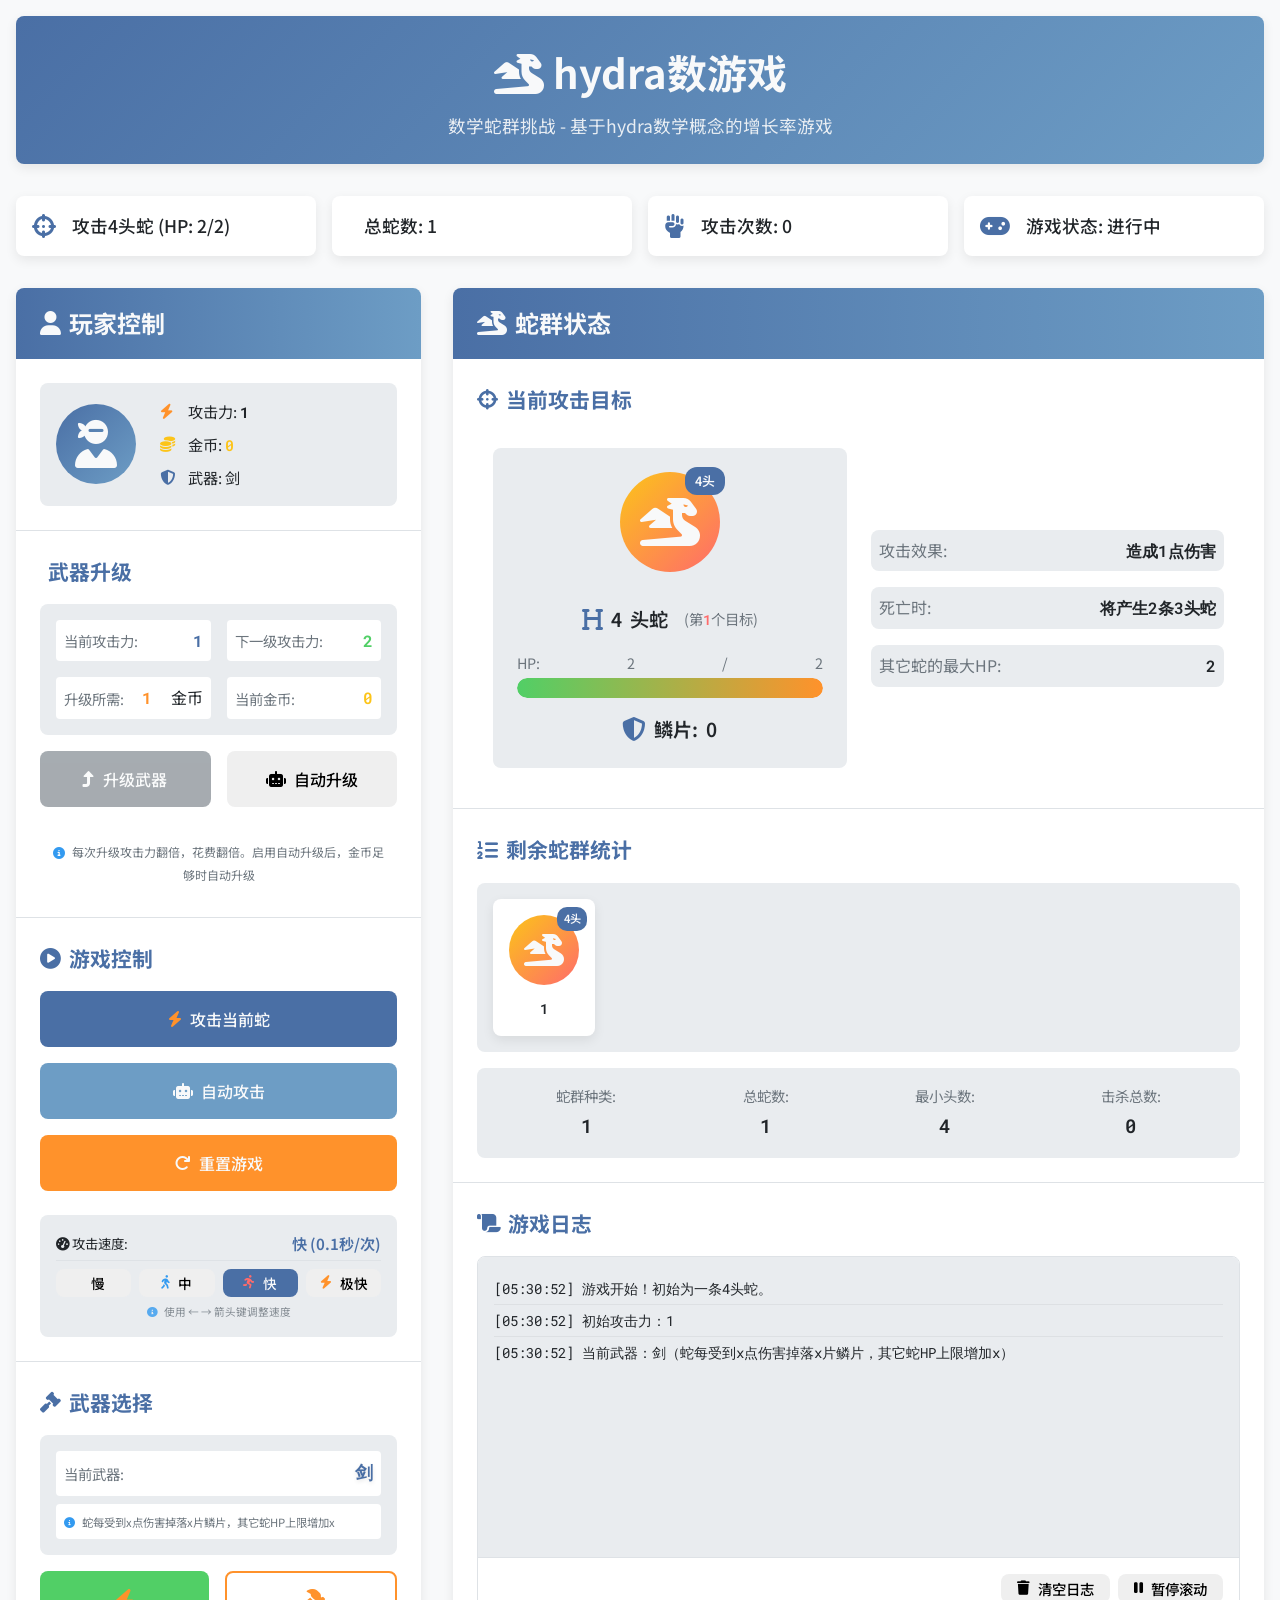
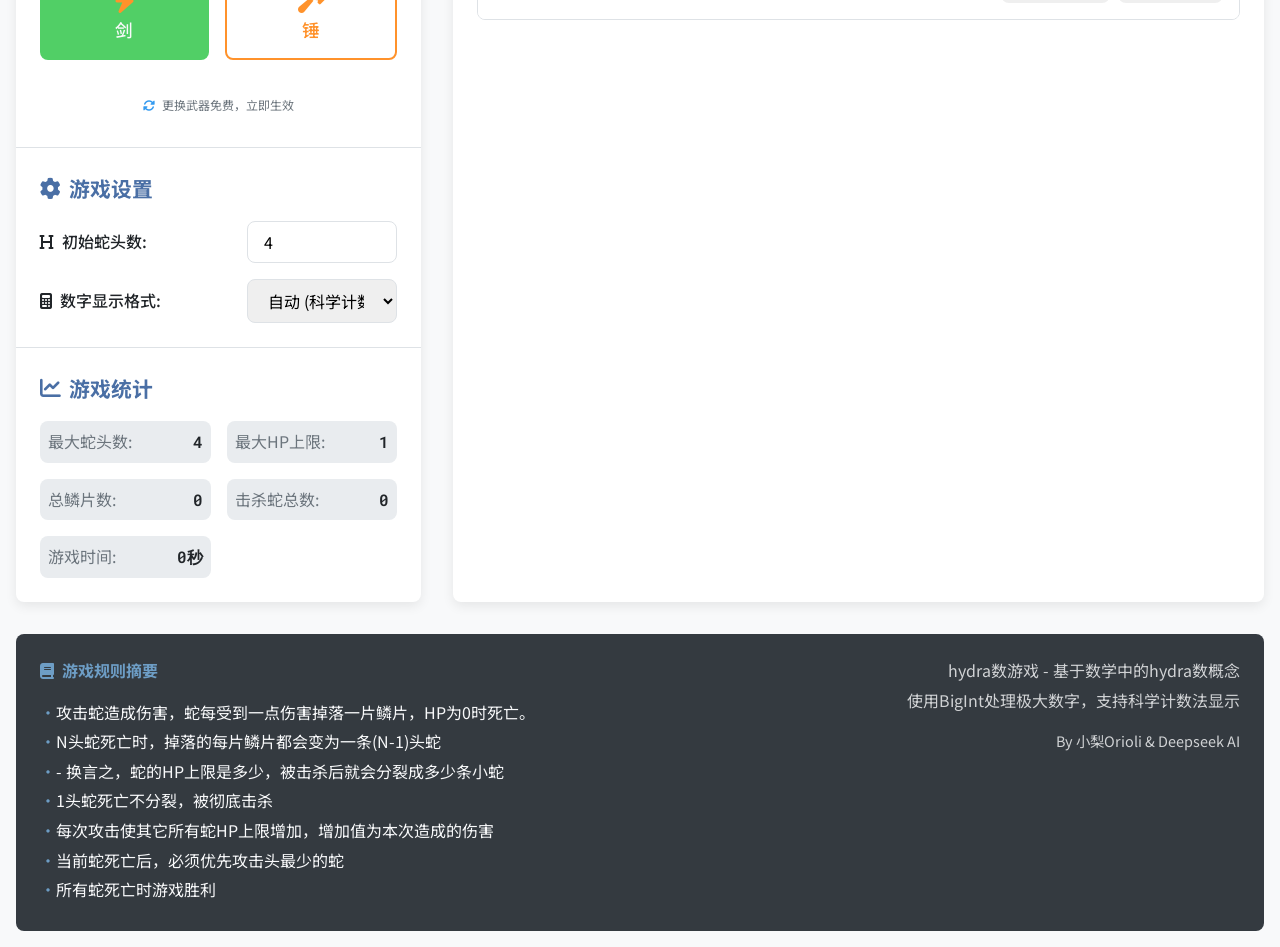
<file: index.html>
<!DOCTYPE html>
<html lang="zh-CN">
<head>
    <meta charset="UTF-8">
    <meta name="viewport" content="width=device-width, initial-scale=1.0">
    <title>hydra数游戏 - 数学蛇群挑战</title>
    <link rel="stylesheet" href="style.css">
    <link rel="stylesheet" href="https://cdnjs.cloudflare.com/ajax/libs/font-awesome/6.4.0/css/all.min.css">
    <link href="https://fonts.googleapis.com/css2?family=Noto+Sans+SC:wght@300;400;500;700&family=Roboto+Mono:wght@300;400;500&display=swap" rel="stylesheet">
</head>
<body>
    <div class="container">
        <header class="header">
            <h1><i class="fas fa-dragon"></i> hydra数游戏</h1>
            <p class="subtitle">数学蛇群挑战 - 基于hydra数学概念的增长率游戏</p>
        </header>

        <div class="game-status">
            <div class="status-item" id="current-snake-status">
                <i class="fas fa-crosshairs"></i>
                <span>准备开始游戏</span>
            </div>
            <div class="status-item" id="total-snakes-status">
                <i class="fas fa-snake"></i>
                <span>总蛇数: 0</span>
            </div>
            <div class="status-item" id="attack-count-status">
                <i class="fas fa-fist-raised"></i>
                <span>攻击次数: 0</span>
            </div>
            <div class="status-item" id="game-state-status">
                <i class="fas fa-gamepad"></i>
                <span>游戏状态: 等待开始</span>
            </div>
        </div>

        <main class="game-container">
            <!-- 左侧玩家控制区 -->
            <section class="player-panel">
                <div class="panel-header">
                    <h2><i class="fas fa-user"></i> 玩家控制</h2>
                </div>
                
                <!-- 玩家形象展示 -->
                <div class="player-visual-section">
                    <div class="player-visual">
                        <div class="player-icon">
                            <i class="fas fa-user-ninja fa-3x"></i>
                        </div>
                        <div class="player-info">
                            <div class="player-status">
                                <i class="fas fa-bolt"></i>
                                <span>攻击力: <span id="player-attack-power">1</span></span>
                            </div>
                            <div class="player-status">
                                <i class="fas fa-coins"></i>
                                <span>金币: <span id="player-gold">0</span></span>
                            </div>
                            <div class="player-status">
                                <i class="fas fa-shield-alt"></i>
                                <span>武器: <span id="player-weapon-display">剑</span></span>
                            </div>
                        </div>
                    </div>
                </div>
                
                <!-- 攻击力升级系统 -->
                <div class="control-section">
                    <h3><i class="fas fa-swords"></i> 武器升级</h3>
                    <div class="upgrade-system">
                        <div class="upgrade-info">
                            <div class="upgrade-item">
                                <span>当前攻击力:</span>
                                <span id="current-attack-power">1</span>
                            </div>
                            <div class="upgrade-item">
                                <span>下一级攻击力:</span>
                                <span id="next-attack-power">2</span>
                            </div>
                            <div class="upgrade-item">
                                <span>升级所需:</span>
                                <span id="upgrade-cost">1</span> 金币
                            </div>
                            <div class="upgrade-item">
                                <span>当前金币:</span>
                                <span id="current-gold">0</span>
                            </div>
                        </div>
                        <div class="upgrade-buttons">
                            <button id="upgrade-btn" class="btn btn-success">
                                <i class="fas fa-level-up-alt"></i> 升级武器
                            </button>
                            <button id="auto-upgrade-btn" class="btn btn-info">
                                <i class="fas fa-robot"></i> 自动升级
                            </button>
                        </div>
                        <div class="upgrade-hint">
                            <small><i class="fas fa-info-circle"></i> 每次升级攻击力翻倍，花费翻倍。启用自动升级后，金币足够时自动升级</small>
                        </div>
                    </div>
                </div>
                
                <div class="control-section">
                    <h3><i class="fas fa-play-circle"></i> 游戏控制</h3>
                    <div class="control-buttons">
                        <button id="attack-btn" class="btn btn-primary">
                            <i class="fas fa-bolt"></i> 攻击当前蛇
                        </button>
                        <button id="auto-attack-btn" class="btn btn-secondary">
                            <i class="fas fa-robot"></i> 自动攻击
                        </button>
                        <button id="reset-btn" class="btn btn-warning">
                            <i class="fas fa-redo"></i> 重置游戏
                        </button>
                    </div>

                    <!-- 自动攻击速度控制 -->
                    <div class="auto-speed-control" style="margin-top: 12px;">
                        <div class="speed-control-header">
                            <small><i class="fas fa-tachometer-alt"></i> 攻击速度:</small>
                            <span id="current-speed-display" class="speed-display">快 (0.1秒/次)</span>
                        </div>
                        <div class="speed-buttons">
                            <button id="speed-slow-btn" class="btn btn-small btn-outline-secondary" data-speed="1000">
                                <i class="fas fa-turtle"></i> 慢
                            </button>
                            <button id="speed-medium-btn" class="btn btn-small btn-outline-secondary" data-speed="500">
                                <i class="fas fa-walking"></i> 中
                            </button>
                            <button id="speed-fast-btn" class="btn btn-small btn-outline-secondary active" data-speed="100">
                                <i class="fas fa-running"></i> 快
                            </button>
                            <button id="speed-veryfast-btn" class="btn btn-small btn-outline-secondary" data-speed="50">
                                <i class="fas fa-bolt"></i> 极快
                            </button>
                        </div>
                        <div class="speed-hint">
                            <small><i class="fas fa-info-circle"></i> 使用 ← → 箭头键调整速度</small>
                        </div>
                    </div>
                </div>

                <!-- 武器选择系统 -->
                <div class="control-section">
                    <h3><i class="fas fa-gavel"></i> 武器选择</h3>
                    <div class="weapon-system">
                        <div class="weapon-info">
                            <div class="weapon-status">
                                <span>当前武器:</span>
                                <span id="current-weapon-display" class="weapon-name">剑</span>
                            </div>
                            <div class="weapon-description">
                                <small><i class="fas fa-info-circle"></i> <span id="weapon-description-display">蛇每受到x点伤害掉落x片鳞片，其它蛇HP上限增加x</span></small>
                            </div>
                        </div>
                        <div class="weapon-buttons">
                            <button id="weapon-sword-btn" class="btn btn-success">
                                <i class="fas fa-bolt"></i> 剑
                            </button>
                            <button id="weapon-hammer-btn" class="btn btn-outline-warning">
                                <i class="fas fa-hammer"></i> 锤
                            </button>
                        </div>
                        <div class="weapon-hint">
                            <small><i class="fas fa-sync-alt"></i> 更换武器免费，立即生效</small>
                        </div>
                    </div>
                </div>

                <div class="control-section">
                    <h3><i class="fas fa-cog"></i> 游戏设置</h3>
                    <div class="settings">
                        <div class="setting-item">
                            <label for="initial-heads">
                                <i class="fas fa-heading"></i> 初始蛇头数:
                            </label>
                            <input type="number" id="initial-heads" min="2" max="10" value="4">
                        </div>
                        <div class="setting-item">
                            <label for="number-format">
                                <i class="fas fa-calculator"></i> 数字显示格式:
                            </label>
                            <select id="number-format">
                                <option value="auto">自动 (科学计数法)</option>
                                <option value="scientific">科学计数法</option>
                                <option value="chinese">中文单位</option>
                                <option value="full">完整数字</option>
                            </select>
                        </div>
                    </div>
                </div>

                <div class="control-section">
                    <h3><i class="fas fa-chart-line"></i> 游戏统计</h3>
                    <div class="stats">
                        <div class="stat-item">
                            <span>最大蛇头数:</span>
                            <span id="max-heads-stat">0</span>
                        </div>
                        <div class="stat-item">
                            <span>最大HP上限:</span>
                            <span id="max-hp-stat">0</span>
                        </div>
                        <div class="stat-item">
                            <span>总鳞片数:</span>
                            <span id="total-scales-stat">0</span>
                        </div>
                        <div class="stat-item">
                            <span>击杀蛇总数:</span>
                            <span id="total-killed-stat">0</span>
                        </div>
                        <div class="stat-item">
                            <span>游戏时间:</span>
                            <span id="game-time-stat">0秒</span>
                        </div>
                    </div>
                </div>
            </section>

            <!-- 右侧蛇群显示区 -->
            <section class="snakes-panel">
                <div class="panel-header">
                    <h2><i class="fas fa-dragon"></i> 蛇群状态</h2>
                </div>
                
                <div class="current-snake-section">
                    <h3><i class="fas fa-crosshairs"></i> 当前攻击目标</h3>
                    <div class="current-snake-display">
                        <div class="snake-visual">
                            <!-- 蛇图标显示 -->
                            <div class="snake-icon-container">
                                <div class="snake-icon" id="current-snake-icon">
                                    <i class="fas fa-dragon fa-3x"></i>
                                </div>
                                <div class="snake-heads-badge" id="snake-heads-badge">
                                    <span id="current-heads-icon">5</span>头
                                </div>
                                <!-- 斩击特效容器 -->
                                <div class="slash-effect-container" id="slash-effect-container"></div>
                            </div>
                            
                            <div class="snake-heads">
                                <i class="fas fa-heading"></i>
                                <span id="current-heads">5</span>头蛇
                                <span class="target-order">(第<span id="current-target-order">1</span>个目标)</span>
                            </div>
                            <div class="snake-hp">
                                <div class="hp-label">
                                    <span>HP:</span>
                                    <span id="current-hp">1</span>/<span id="max-hp">1</span>
                                </div>
                                <div class="hp-bar-container">
                                    <div class="hp-bar" id="hp-bar"></div>
                                </div>
                            </div>
                            <div class="snake-scales">
                                <i class="fas fa-shield-alt"></i>
                                <span>鳞片:</span>
                                <span id="current-scales">0</span>
                            </div>
                        </div>
                        
                            <div class="snake-info">
                                <div class="info-row">
                                    <span>攻击效果:</span>
                                    <span id="attack-effect">造成1点伤害</span>
                                </div>
                                <div class="info-row death-info-row">
                                    <span>死亡时:</span>
                                    <span id="snakes-death-info">不再分裂</span>
                                </div>
                                <div class="info-row">
                                    <span>其它蛇的最大HP:</span>
                                    <span id="other-snakes-max-hp">1</span>
                                </div>
                            </div>
                    </div>
                </div>

                <div class="remaining-snakes-section">
                    <h3><i class="fas fa-list-ol"></i> 剩余蛇群统计</h3>
                    <div class="snakes-icons-container" id="snakes-icons-container">
                        <!-- 动态生成的蛇图标卡片 -->
                        <div class="empty-snakes-message">
                            <i class="fas fa-question-circle fa-2x"></i>
                            <p>暂无蛇群数据</p>
                        </div>
                    </div>
                    <div class="snakes-summary">
                        <div class="summary-item">
                            <span>蛇群种类:</span>
                            <span id="snake-types-count">0</span>
                        </div>
                        <div class="summary-item">
                            <span>总蛇数:</span>
                            <span id="total-snakes-count">0</span>
                        </div>
                        <div class="summary-item">
                            <span>最小头数:</span>
                            <span id="min-heads-count">-</span>
                        </div>
                        <div class="summary-item">
                            <span>击杀总数:</span>
                            <span id="total-killed-summary">0</span>
                        </div>
                    </div>
                </div>

                <div class="game-log-section">
                    <h3><i class="fas fa-scroll"></i> 游戏日志</h3>
                    <div class="log-container">
                        <div class="log-entries" id="game-log">
                            <div class="log-entry">欢迎来到Hydra数游戏！点击"攻击当前蛇"开始游戏。</div>
                        </div>
                        <div class="log-controls">
                            <button id="clear-log-btn" class="btn btn-small">
                                <i class="fas fa-trash"></i> 清空日志
                            </button>
                            <button id="pause-log-btn" class="btn btn-small">
                                <i class="fas fa-pause"></i> 暂停滚动
                            </button>
                        </div>
                    </div>
                </div>
            </section>
        </main>

        <footer class="footer">
            <div class="footer-content">
                <div class="game-rules">
                    <h4><i class="fas fa-book"></i> 游戏规则摘要</h4>
                    <ul>
                        <li>攻击蛇造成伤害，蛇每受到一点伤害掉落一片鳞片，HP为0时死亡。</li>
                        <li>N头蛇死亡时，掉落的每片鳞片都会变为一条(N-1)头蛇</li>
                        <li>- 换言之，蛇的HP上限是多少，被击杀后就会分裂成多少条小蛇</li>
                        <li>1头蛇死亡不分裂，被彻底击杀</li>
                        <li>每次攻击使其它所有蛇HP上限增加，增加值为本次造成的伤害</li>
                        <li>当前蛇死亡后，必须优先攻击头最少的蛇</li>
                        <li>所有蛇死亡时游戏胜利</li>
                    </ul>
                </div>
                <div class="footer-info">
                    <p>hydra数游戏 - 基于数学中的hydra数概念</p>
                    <p>使用BigInt处理极大数字，支持科学计数法显示</p>
                    <p class="copyright">By 小梨Orioli & Deepseek AI</p>
                </div>
            </div>
        </footer>
    </div>

    <!-- JavaScript模块 -->
    <script src="ExpantaNum.js"></script>
    <script src="gameState.js" type="module"></script>
    <script src="uiManager.js" type="module"></script>
    <script src="script.js" type="module"></script>
</body>
</html>
</file>
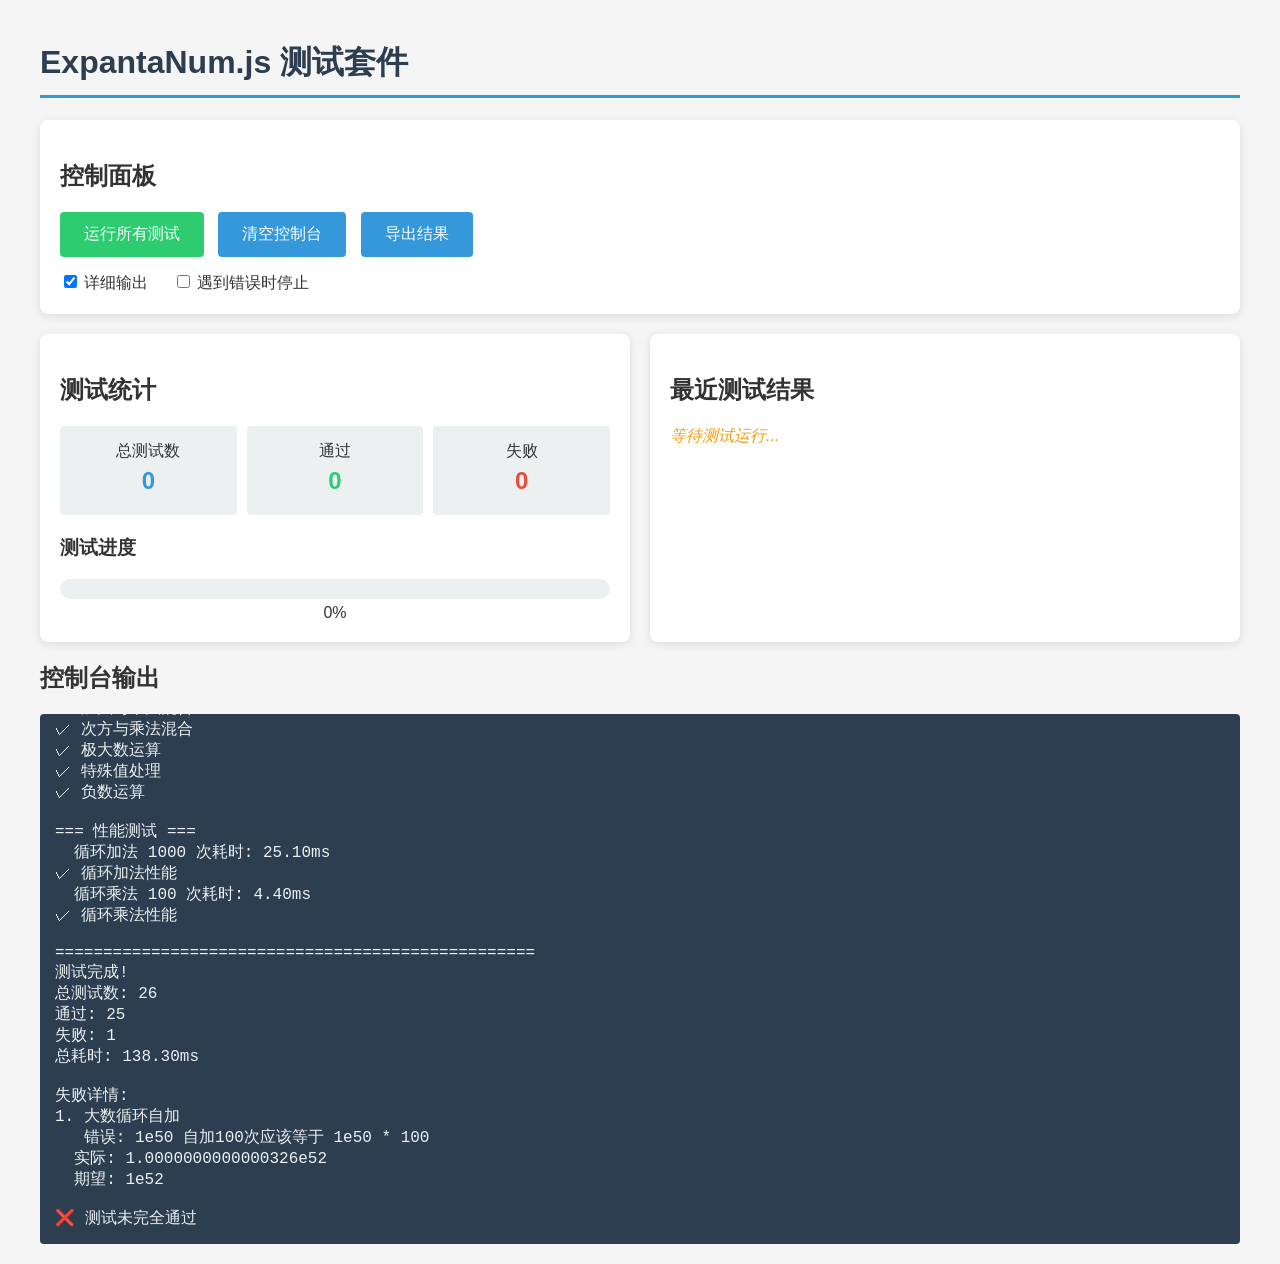
<file: test.html>
<!DOCTYPE html>
<html lang="zh-CN">
<head>
    <meta charset="UTF-8">
    <meta name="viewport" content="width=device-width, initial-scale=1.0">
    <title>ExpantaNum.js 测试</title>
    <style>
        body {
            font-family: 'Segoe UI', Tahoma, Geneva, Verdana, sans-serif;
            max-width: 1200px;
            margin: 0 auto;
            padding: 20px;
            background-color: #f5f5f5;
            color: #333;
        }
        
        h1 {
            color: #2c3e50;
            border-bottom: 3px solid #3498db;
            padding-bottom: 10px;
        }
        
        .container {
            display: grid;
            grid-template-columns: 1fr 1fr;
            gap: 20px;
            margin-top: 20px;
        }
        
        .test-section {
            background: white;
            border-radius: 8px;
            padding: 20px;
            box-shadow: 0 2px 10px rgba(0,0,0,0.1);
        }
        
        .controls {
            grid-column: 1 / -1;
            background: white;
            border-radius: 8px;
            padding: 20px;
            margin-bottom: 20px;
            box-shadow: 0 2px 10px rgba(0,0,0,0.1);
        }
        
        button {
            background-color: #3498db;
            color: white;
            border: none;
            padding: 12px 24px;
            border-radius: 4px;
            cursor: pointer;
            font-size: 16px;
            margin-right: 10px;
            transition: background-color 0.3s;
        }
        
        button:hover {
            background-color: #2980b9;
        }
        
        button:disabled {
            background-color: #95a5a6;
            cursor: not-allowed;
        }
        
        #runTests {
            background-color: #2ecc71;
        }
        
        #runTests:hover {
            background-color: #27ae60;
        }
        
        #console {
            background-color: #2c3e50;
            color: #ecf0f1;
            padding: 15px;
            border-radius: 4px;
            font-family: 'Courier New', monospace;
            height: 500px;
            overflow-y: auto;
            white-space: pre-wrap;
            margin-top: 20px;
        }
        
        .stats {
            display: grid;
            grid-template-columns: repeat(3, 1fr);
            gap: 10px;
            margin-top: 20px;
        }
        
        .stat-box {
            background: #ecf0f1;
            padding: 15px;
            border-radius: 4px;
            text-align: center;
        }
        
        .stat-value {
            font-size: 24px;
            font-weight: bold;
            margin: 5px 0;
        }
        
        .passed { color: #2ecc71; }
        .failed { color: #e74c3c; }
        .total { color: #3498db; }
        
        .test-list {
            max-height: 400px;
            overflow-y: auto;
        }
        
        .test-item {
            padding: 8px;
            margin: 5px 0;
            border-radius: 4px;
            background: #f8f9fa;
        }
        
        .test-item.passed {
            border-left: 4px solid #2ecc71;
        }
        
        .test-item.failed {
            border-left: 4px solid #e74c3c;
        }
        
        .loading {
            color: #f39c12;
            font-style: italic;
        }
    </style>
</head>
<body>
    <h1>ExpantaNum.js 测试套件</h1>
    
    <div class="controls">
        <h2>控制面板</h2>
        <button id="runTests">运行所有测试</button>
        <button id="clearConsole">清空控制台</button>
        <button id="exportResults">导出结果</button>
        
        <div style="margin-top: 15px;">
            <label>
                <input type="checkbox" id="verboseOutput" checked>
                详细输出
            </label>
            <label style="margin-left: 20px;">
                <input type="checkbox" id="stopOnError">
                遇到错误时停止
            </label>
        </div>
    </div>
    
    <div class="container">
        <div class="test-section">
            <h2>测试统计</h2>
            <div class="stats">
                <div class="stat-box">
                    <div>总测试数</div>
                    <div class="stat-value total" id="totalTests">0</div>
                </div>
                <div class="stat-box">
                    <div>通过</div>
                    <div class="stat-value passed" id="passedTests">0</div>
                </div>
                <div class="stat-box">
                    <div>失败</div>
                    <div class="stat-value failed" id="failedTests">0</div>
                </div>
            </div>
            
            <div style="margin-top: 20px;">
                <h3>测试进度</h3>
                <div id="progressBar" style="height: 20px; background: #ecf0f1; border-radius: 10px; overflow: hidden;">
                    <div id="progressFill" style="height: 100%; width: 0%; background: #2ecc71; transition: width 0.3s;"></div>
                </div>
                <div id="progressText" style="text-align: center; margin-top: 5px;">0%</div>
            </div>
        </div>
        
        <div class="test-section">
            <h2>最近测试结果</h2>
            <div id="testList" class="test-list">
                <div class="loading">等待测试运行...</div>
            </div>
        </div>
    </div>
    
    <h2>控制台输出</h2>
    <div id="console"></div>
    
    <script src="ExpantaNum.js"></script>
    <script src="test_ExpantaNum.js"></script>
    <script>
        // 重写 console.log 和 console.error 以捕获输出
        const originalLog = console.log;
        const originalError = console.error;
        const consoleOutput = document.getElementById('console');
        
        function captureConsole(method, element) {
            return function(...args) {
                method.apply(console, args);
                const message = args.map(arg => 
                    typeof arg === 'object' ? JSON.stringify(arg, null, 2) : String(arg)
                ).join(' ');
                element.textContent += message + '\n';
                element.scrollTop = element.scrollHeight;
            };
        }
        
        console.log = captureConsole(originalLog, consoleOutput);
        console.error = captureConsole(originalError, consoleOutput);
        
        // 更新统计信息
        function updateStats() {
            document.getElementById('totalTests').textContent = window.testStats?.total || 0;
            document.getElementById('passedTests').textContent = window.testStats?.passed || 0;
            document.getElementById('failedTests').textContent = window.testStats?.failed || 0;
            
            const total = window.testStats?.total || 1;
            const passed = window.testStats?.passed || 0;
            const progress = (passed / total) * 100;
            
            document.getElementById('progressFill').style.width = `${progress}%`;
            document.getElementById('progressText').textContent = `${Math.round(progress)}%`;
            
            // 更新测试列表
            const testList = document.getElementById('testList');
            if (window.testStats?.errors && window.testStats.errors.length > 0) {
                testList.innerHTML = '';
                window.testStats.errors.forEach((error, index) => {
                    const div = document.createElement('div');
                    div.className = 'test-item failed';
                    div.innerHTML = `
                        <strong>${error.description}</strong><br>
                        <small>${error.error}</small>
                    `;
                    testList.appendChild(div);
                });
            }
        }
        
        // 设置事件监听器
        document.getElementById('runTests').addEventListener('click', () => {
            consoleOutput.textContent = '';
            console.log('开始运行测试...\n' + '='.repeat(50));
            
            // 更新配置
            window.TEST_CONFIG.verbose = document.getElementById('verboseOutput').checked;
            window.TEST_CONFIG.stopOnError = document.getElementById('stopOnError').checked;
            
            // 重置统计
            window.testStats = {
                total: 0,
                passed: 0,
                failed: 0,
                errors: []
            };
            
            // 运行测试
            setTimeout(() => {
                try {
                    window.runAllTests();
                } catch (error) {
                    console.error('测试运行出错:', error);
                }
                
                // 更新统计信息
                setTimeout(updateStats, 100);
            }, 100);
        });
        
        document.getElementById('clearConsole').addEventListener('click', () => {
            consoleOutput.textContent = '';
        });
        
        document.getElementById('exportResults').addEventListener('click', () => {
            const results = {
                timestamp: new Date().toISOString(),
                stats: window.testStats,
                config: window.TEST_CONFIG
            };
            
            const blob = new Blob([JSON.stringify(results, null, 2)], { type: 'application/json' });
            const url = URL.createObjectURL(blob);
            const a = document.createElement('a');
            a.href = url;
            a.download = `expantanum-test-results-${new Date().toISOString().slice(0, 19).replace(/:/g, '-')}.json`;
            document.body.appendChild(a);
            a.click();
            document.body.removeChild(a);
            URL.revokeObjectURL(url);
            
            console.log('测试结果已导出');
        });
        
        // 初始更新
        updateStats();
        
        // 自动运行测试（可选）
        // setTimeout(() => {
        //     document.getElementById('runTests').click();
        // }, 1000);
    </script>
</body>
</html>
</file>
<file: style.css>
/* Hydra数游戏 - 样式文件 */
:root {
    /* 颜色变量 */
    --primary-color: #4a6fa5;
    --primary-dark: #385d8a;
    --secondary-color: #6d9dc5;
    --accent-color: #ff6b6b;
    --success-color: #51cf66;
    --warning-color: #ff922b;
    --danger-color: #ff6b6b;
    --info-color: #339af0;
    
    /* 背景颜色 */
    --bg-primary: #f8f9fa;
    --bg-secondary: #e9ecef;
    --bg-card: #ffffff;
    --bg-dark: #343a40;
    
    /* 文字颜色 */
    --text-primary: #212529;
    --text-secondary: #6c757d;
    --text-light: #f8f9fa;
    
    /* 边框和阴影 */
    --border-color: #dee2e6;
    --border-radius: 8px;
    --box-shadow: 0 4px 12px rgba(0, 0, 0, 0.08);
    --box-shadow-hover: 0 6px 16px rgba(0, 0, 0, 0.12);
    
    /* 间距 */
    --spacing-xs: 4px;
    --spacing-sm: 8px;
    --spacing-md: 16px;
    --spacing-lg: 24px;
    --spacing-xl: 32px;
    
    /* 字体 */
    --font-family-sans: 'Noto Sans SC', 'Microsoft YaHei', sans-serif;
    --font-family-mono: 'Roboto Mono', 'Consolas', monospace;
}

/* 基础样式重置 */
* {
    margin: 0;
    padding: 0;
    box-sizing: border-box;
}

body {
    font-family: var(--font-family-sans);
    color: var(--text-primary);
    background-color: var(--bg-primary);
    line-height: 1.6;
    min-height: 100vh;
}

.container {
    max-width: 1400px;
    margin: 0 auto;
    padding: var(--spacing-md);
}

/* 头部样式 */
.header {
    text-align: center;
    margin-bottom: var(--spacing-xl);
    padding: var(--spacing-lg);
    background: linear-gradient(135deg, var(--primary-color), var(--secondary-color));
    color: var(--text-light);
    border-radius: var(--border-radius);
    box-shadow: var(--box-shadow);
}

.header h1 {
    font-size: 2.5rem;
    margin-bottom: var(--spacing-sm);
}

.header .subtitle {
    font-size: 1.1rem;
    opacity: 0.9;
}

/* 游戏状态栏 */
.game-status {
    display: grid;
    grid-template-columns: repeat(auto-fit, minmax(200px, 1fr));
    gap: var(--spacing-md);
    margin-bottom: var(--spacing-xl);
}

.status-item {
    background-color: var(--bg-card);
    padding: var(--spacing-md);
    border-radius: var(--border-radius);
    box-shadow: var(--box-shadow);
    display: flex;
    align-items: center;
    gap: var(--spacing-md);
    transition: transform 0.2s ease;
}

.status-item:hover {
    transform: translateY(-2px);
}

.status-item i {
    font-size: 1.5rem;
    color: var(--primary-color);
}

.status-item span {
    font-size: 1.1rem;
    font-weight: 500;
}

/* 游戏容器布局 */
.game-container {
    display: grid;
    grid-template-columns: 1fr 2fr;
    gap: var(--spacing-xl);
    margin-bottom: var(--spacing-xl);
}

@media (max-width: 1024px) {
    .game-container {
        grid-template-columns: 1fr;
    }
}

/* 面板通用样式 */
.player-panel, .snakes-panel {
    background-color: var(--bg-card);
    border-radius: var(--border-radius);
    box-shadow: var(--box-shadow);
    overflow: hidden;
}

.panel-header {
    background: linear-gradient(to right, var(--primary-color), var(--secondary-color));
    color: var(--text-light);
    padding: var(--spacing-md) var(--spacing-lg);
}

.panel-header h2 {
    font-size: 1.5rem;
    display: flex;
    align-items: center;
    gap: var(--spacing-sm);
}

/* 控制区域样式 */
.control-section {
    padding: var(--spacing-lg);
    border-bottom: 1px solid var(--border-color);
}

.control-section:last-child {
    border-bottom: none;
}

.control-section h3 {
    font-size: 1.3rem;
    margin-bottom: var(--spacing-md);
    color: var(--primary-color);
    display: flex;
    align-items: center;
    gap: var(--spacing-sm);
}

/* 按钮样式 */
.btn {
    padding: var(--spacing-md) var(--spacing-lg);
    border: none;
    border-radius: var(--border-radius);
    font-family: var(--font-family-sans);
    font-size: 1rem;
    font-weight: 500;
    cursor: pointer;
    transition: all 0.2s ease;
    display: inline-flex;
    align-items: center;
    justify-content: center;
    gap: var(--spacing-sm);
}

.btn:hover {
    transform: translateY(-2px);
    box-shadow: var(--box-shadow-hover);
}

.btn:active {
    transform: translateY(0);
}

.btn-primary {
    background-color: var(--primary-color);
    color: var(--text-light);
}

.btn-primary:hover {
    background-color: var(--primary-dark);
}

.btn-secondary {
    background-color: var(--secondary-color);
    color: var(--text-light);
}

.btn-warning {
    background-color: var(--warning-color);
    color: var(--text-light);
}

.btn-small {
    padding: var(--spacing-xs) var(--spacing-md);
    font-size: 0.9rem;
}

.control-buttons {
    display: flex;
    flex-direction: column;
    gap: var(--spacing-md);
    margin-bottom: var(--spacing-lg);
}

/* 设置项样式 */
.settings {
    display: flex;
    flex-direction: column;
    gap: var(--spacing-md);
}

.setting-item {
    display: flex;
    align-items: center;
    justify-content: space-between;
    gap: var(--spacing-md);
}

.setting-item label {
    display: flex;
    align-items: center;
    gap: var(--spacing-sm);
    font-weight: 500;
}

.setting-item input, .setting-item select {
    padding: var(--spacing-sm) var(--spacing-md);
    border: 1px solid var(--border-color);
    border-radius: var(--border-radius);
    font-family: var(--font-family-sans);
    font-size: 1rem;
    width: 150px;
}

.setting-item input:focus, .setting-item select:focus {
    outline: none;
    border-color: var(--primary-color);
    box-shadow: 0 0 0 3px rgba(74, 111, 165, 0.1);
}

/* 统计样式 */
.stats {
    display: grid;
    grid-template-columns: repeat(2, 1fr);
    gap: var(--spacing-md);
}

.stat-item {
    display: flex;
    justify-content: space-between;
    padding: var(--spacing-sm);
    background-color: var(--bg-secondary);
    border-radius: var(--border-radius);
}

.stat-item span:first-child {
    color: var(--text-secondary);
}

.stat-item span:last-child {
    font-weight: 600;
    font-family: var(--font-family-mono);
}

/* 玩家形象展示 */
.player-visual-section {
    padding: var(--spacing-lg);
    border-bottom: 1px solid var(--border-color);
}

.player-visual {
    display: flex;
    align-items: center;
    gap: var(--spacing-lg);
    padding: var(--spacing-md);
    background-color: var(--bg-secondary);
    border-radius: var(--border-radius);
}

.player-icon {
    display: flex;
    align-items: center;
    justify-content: center;
    width: 80px;
    height: 80px;
    background: linear-gradient(135deg, var(--primary-color), var(--secondary-color));
    border-radius: 50%;
    color: var(--text-light);
}

.player-info {
    flex: 1;
    display: flex;
    flex-direction: column;
    gap: var(--spacing-sm);
}

.player-status {
    display: flex;
    align-items: center;
    gap: var(--spacing-sm);
    font-size: 0.95rem;
}

.player-status i {
    color: var(--primary-color);
    width: 20px;
}

/* 当前蛇显示 */
.current-snake-display {
    display: grid;
    grid-template-columns: 1fr 1fr;
    gap: var(--spacing-lg);
    padding: var(--spacing-md);
}

@media (max-width: 768px) {
    .current-snake-display {
        grid-template-columns: 1fr;
    }
}

.snake-visual {
    display: flex;
    flex-direction: column;
    gap: var(--spacing-md);
    padding: var(--spacing-lg);
    background-color: var(--bg-secondary);
    border-radius: var(--border-radius);
    align-items: center;
}

/* 蛇图标容器 */
.snake-icon-container {
    position: relative;
    margin-bottom: var(--spacing-md);
}

.snake-icon {
    display: flex;
    align-items: center;
    justify-content: center;
    width: 100px;
    height: 100px;
    background: linear-gradient(135deg, #ff6b6b, #ff922b);
    border-radius: 50%;
    color: var(--text-light);
    transition: all 0.3s ease;
}

.snake-heads-badge {
    position: absolute;
    top: -5px;
    right: -5px;
    background-color: var(--primary-color);
    color: var(--text-light);
    padding: 4px 8px;
    border-radius: 12px;
    font-size: 0.8rem;
    font-weight: 600;
    min-width: 40px;
    text-align: center;
}

.snake-heads, .snake-scales {
    display: flex;
    align-items: center;
    gap: var(--spacing-sm);
    font-size: 1.2rem;
    font-weight: 600;
}

.snake-heads i, .snake-scales i {
    color: var(--primary-color);
    font-size: 1.5rem;
}

.target-order {
    font-size: 0.9rem;
    color: var(--text-secondary);
    margin-left: var(--spacing-sm);
    font-weight: normal;
}

.target-order #current-target-order {
    font-family: var(--font-family-mono);
    font-weight: 600;
    color: var(--accent-color);
}

.snake-hp {
    width: 100%;
}

.hp-label {
    display: flex;
    justify-content: space-between;
    margin-bottom: var(--spacing-xs);
    font-size: 0.9rem;
    color: var(--text-secondary);
}

.hp-bar-container {
    height: 20px;
    background-color: #e9ecef;
    border-radius: 10px;
    overflow: hidden;
}

.hp-bar {
    height: 100%;
    background: linear-gradient(to right, var(--success-color), var(--warning-color));
    border-radius: 10px;
    transition: width 0.3s ease;
}

.snake-info {
    display: flex;
    flex-direction: column;
    justify-content: center;
    gap: var(--spacing-md);
}

.info-row {
    display: flex;
    justify-content: space-between;
    padding: var(--spacing-sm);
    background-color: var(--bg-secondary);
    border-radius: var(--border-radius);
}

.info-row span:first-child {
    color: var(--text-secondary);
}

.info-row span:last-child {
    font-weight: 600;
    font-family: var(--font-family-mono);
}

/* 蛇群表格 */
.snakes-table-container {
    overflow-x: auto;
    margin-bottom: var(--spacing-md);
}

.snakes-table {
    width: 100%;
    border-collapse: collapse;
    font-family: var(--font-family-mono);
}

.snakes-table th {
    background-color: var(--bg-secondary);
    padding: var(--spacing-md);
    text-align: left;
    font-weight: 600;
    color: var(--text-primary);
    border-bottom: 2px solid var(--border-color);
}

.snakes-table td {
    padding: var(--spacing-md);
    border-bottom: 1px solid var(--border-color);
}

.snakes-table tr:hover {
    background-color: var(--bg-secondary);
}

.snakes-table .empty-row {
    text-align: center;
    color: var(--text-secondary);
    font-style: italic;
}

.snakes-summary {
    display: flex;
    justify-content: space-around;
    padding: var(--spacing-md);
    background-color: var(--bg-secondary);
    border-radius: var(--border-radius);
}

.summary-item {
    display: flex;
    flex-direction: column;
    align-items: center;
    gap: var(--spacing-xs);
}

.summary-item span:first-child {
    color: var(--text-secondary);
    font-size: 0.9rem;
}

.summary-item span:last-child {
    font-weight: 600;
    font-size: 1.2rem;
    font-family: var(--font-family-mono);
}

/* 游戏日志 */
.log-container {
    border: 1px solid var(--border-color);
    border-radius: var(--border-radius);
    overflow: hidden;
}

/* 蛇群状态内部区域 */
.snakes-panel .current-snake-section,
.snakes-panel .remaining-snakes-section,
.snakes-panel .game-log-section {
    padding: var(--spacing-lg);
    border-bottom: 1px solid var(--border-color);
}

.snakes-panel .game-log-section {
    border-bottom: none; /* 最后一个区域不需要底部边框 */
}

/* 蛇群状态标题 */
.snakes-panel .current-snake-section h3,
.snakes-panel .remaining-snakes-section h3,
.snakes-panel .game-log-section h3 {
    font-size: 1.3rem;
    margin-bottom: var(--spacing-md);
    color: var(--primary-color);
    display: flex;
    align-items: center;
    gap: var(--spacing-sm);
}

.log-entries {
    height: 300px;
    overflow-y: auto;
    padding: var(--spacing-md);
    background-color: var(--bg-secondary);
    font-family: var(--font-family-mono);
    font-size: 0.9rem;
}

.log-entry {
    padding: var(--spacing-xs) 0;
    border-bottom: 1px solid rgba(0, 0, 0, 0.05);
}

.log-entry:last-child {
    border-bottom: none;
}

.log-controls {
    display: flex;
    justify-content: flex-end;
    gap: var(--spacing-sm);
    padding: var(--spacing-md);
    background-color: var(--bg-card);
    border-top: 1px solid var(--border-color);
}

/* 页脚样式 */
.footer {
    margin-top: var(--spacing-xl);
    padding: var(--spacing-lg);
    background-color: var(--bg-dark);
    color: var(--text-light);
    border-radius: var(--border-radius);
}

.footer-content {
    display: grid;
    grid-template-columns: 1fr 1fr;
    gap: var(--spacing-xl);
}

@media (max-width: 768px) {
    .footer-content {
        grid-template-columns: 1fr;
    }
}

.game-rules h4 {
    margin-bottom: var(--spacing-md);
    color: var(--secondary-color);
    display: flex;
    align-items: center;
    gap: var(--spacing-sm);
}

.game-rules ul {
    list-style-type: none;
}

.game-rules li {
    margin-bottom: var(--spacing-xs);
    padding-left: var(--spacing-md);
    position: relative;
}

.game-rules li:before {
    content: "•";
    color: var(--secondary-color);
    position: absolute;
    left: 0;
}

.footer-info {
    text-align: right;
}

@media (max-width: 768px) {
    .footer-info {
        text-align: left;
    }
}

.footer-info p {
    margin-bottom: var(--spacing-xs);
    opacity: 0.8;
}

.copyright {
    margin-top: var(--spacing-md);
    font-size: 0.9rem;
    opacity: 0.6;
}

.info-item ul {
    list-style-type: none;
    margin-top: var(--spacing-sm);
}

.info-item li {
    margin-bottom: var(--spacing-xs);
    padding-left: var(--spacing-md);
    position: relative;
}

.info-item li:before {
    content: "→";
    color: var(--primary-color);
    position: absolute;
    left: 0;
}

/* 工具类 */
.text-mono {
    font-family: var(--font-family-mono);
}

.text-success {
    color: var(--success-color);
}

.text-warning {
    color: var(--warning-color);
}

.text-danger {
    color: var(--danger-color);
}

.text-info {
    color: var(--info-color);
}

/* 动画 */
@keyframes pulse {
    0% { transform: scale(1); }
    50% { transform: scale(1.05); }
    100% { transform: scale(1); }
}

.pulse {
    animation: pulse 0.5s ease;
}

@keyframes fadeIn {
    from { opacity: 0; transform: translateY(10px); }
    to { opacity: 1; transform: translateY(0); }
}

.fade-in {
    animation: fadeIn 0.3s ease;
}

/* 斩击特效 */
@keyframes slash {
    0% {
        opacity: 0;
        transform: translateX(-40px) translateY(-40px) rotate(-45deg) scale(0.3);
    }
    20% {
        opacity: 1;
        transform: translateX(-20px) translateY(-20px) rotate(-45deg) scale(1);
    }
    80% {
        opacity: 1;
        transform: translateX(0px) translateY(0px) rotate(-45deg) scale(1);
    }
    100% {
        opacity: 0;
        transform: translateX(20px) translateY(20px) rotate(-45deg) scale(0.3);
    }
}

.slash-effect-container {
    position: absolute;
    top: 0;
    left: 0;
    width: 100%;
    height: 100%;
    pointer-events: none;
    z-index: 10;
    overflow: hidden;
    border-radius: 50%;
}

.slash-effect {
    position: absolute;
    top: 50%;
    left: 50%;
    width: 120px;
    height: 20px;
    background: linear-gradient(90deg, 
        rgba(255, 255, 255, 0) 0%, 
        rgba(255, 255, 255, 0.9) 20%, 
        rgba(255, 215, 0, 0.9) 50%, 
        rgba(255, 255, 255, 0.9) 80%, 
        rgba(255, 255, 255, 0) 100%);
    border-radius: 10px;
    transform-origin: center;
    filter: drop-shadow(0 0 8px rgba(255, 215, 0, 0.8));
    animation: slash 0.3s ease-out forwards;
    z-index: 11;
}

/* 蛇群图标卡片布局 */
.snakes-icons-container {
    display: flex;
    flex-wrap: wrap;
    gap: var(--spacing-md);
    padding: var(--spacing-md);
    background-color: var(--bg-secondary);
    border-radius: var(--border-radius);
    min-height: 120px;
    max-height: 300px;
    overflow-y: auto;
    margin-bottom: var(--spacing-md);
}

.snake-icon-card {
    display: flex;
    flex-direction: column;
    align-items: center;
    padding: var(--spacing-md);
    background-color: var(--bg-card);
    border-radius: var(--border-radius);
    box-shadow: var(--box-shadow);
    transition: all 0.2s ease;
    min-width: 100px;
    position: relative;
}

.snake-icon-card:hover {
    transform: translateY(-2px);
    box-shadow: var(--box-shadow-hover);
}

.snake-icon-card .snake-icon-container {
    position: relative;
    margin-bottom: var(--spacing-sm);
}

.snake-icon-card .snake-icon {
    display: flex;
    align-items: center;
    justify-content: center;
    width: 70px;
    height: 70px;
    border-radius: 50%;
    color: var(--text-light);
    transition: all 0.3s ease;
}

.snake-icon-card .snake-heads-badge {
    position: absolute;
    top: -8px;
    right: -8px;
    background-color: var(--primary-color);
    color: var(--text-light);
    padding: 3px 6px;
    border-radius: 10px;
    font-size: 0.7rem;
    font-weight: 600;
    min-width: 30px;
    text-align: center;
    z-index: 1;
}

.snake-icon-card .snake-count {
    font-family: var(--font-family-mono);
    font-size: 0.9rem;
    font-weight: 600;
    color: var(--text-primary);
    text-align: center;
    margin-top: var(--spacing-xs);
}

/* 空状态消息 */
.empty-snakes-message {
    display: flex;
    flex-direction: column;
    align-items: center;
    justify-content: center;
    width: 100%;
    padding: var(--spacing-lg);
    color: var(--text-secondary);
    text-align: center;
}

.empty-snakes-message i {
    margin-bottom: var(--spacing-sm);
    color: var(--text-secondary);
    opacity: 0.5;
}

.empty-snakes-message p {
    font-style: italic;
}

/* 响应式调整 */
@media (max-width: 768px) {
    .snakes-icons-container {
        max-height: 250px;
    }
    
    .snake-icon-card {
        min-width: 80px;
        padding: var(--spacing-sm);
    }
    
    .snake-icon-card .snake-icon {
        width: 60px;
        height: 60px;
    }
}

/* 蛇图标颜色根据头数变化 */
.snake-icon-card[data-heads="1"] .snake-icon {
    background: linear-gradient(135deg, #51cf66, #339af0);
}

.snake-icon-card[data-heads="2"] .snake-icon {
    background: linear-gradient(135deg, #ff6b6b, #ff922b);
}

.snake-icon-card[data-heads="3"] .snake-icon {
    background: linear-gradient(135deg, #ff922b, #fcc419);
}

.snake-icon-card[data-heads="4"] .snake-icon,
.snake-icon-card[data-heads="5"] .snake-icon {
    background: linear-gradient(135deg, #fcc419, #ff6b6b);
}

.snake-icon-card[data-heads="6"] .snake-icon,
.snake-icon-card[data-heads="7"] .snake-icon,
.snake-icon-card[data-heads="8"] .snake-icon,
.snake-icon-card[data-heads="9"] .snake-icon,
.snake-icon-card[data-heads="10"] .snake-icon {
    background: linear-gradient(135deg, #ff6b6b, #cc5de8);
}

.snake-icon-card[data-heads="11"] .snake-icon,
.snake-icon-card[data-heads="12"] .snake-icon,
.snake-icon-card[data-heads="13"] .snake-icon,
.snake-icon-card[data-heads="14"] .snake-icon,
.snake-icon-card[data-heads="15"] .snake-icon,
.snake-icon-card[data-heads="16"] .snake-icon,
.snake-icon-card[data-heads="17"] .snake-icon,
.snake-icon-card[data-heads="18"] .snake-icon,
.snake-icon-card[data-heads="19"] .snake-icon,
.snake-icon-card[data-heads="20"] .snake-icon {
    background: linear-gradient(135deg, #cc5de8, #5c7cfa);
}

.snake-icon-card[data-heads="21"] .snake-icon,
.snake-icon-card[data-heads="22"] .snake-icon,
.snake-icon-card[data-heads="23"] .snake-icon,
.snake-icon-card[data-heads="24"] .snake-icon,
.snake-icon-card[data-heads="25"] .snake-icon,
.snake-icon-card[data-heads="26"] .snake-icon,
.snake-icon-card[data-heads="27"] .snake-icon,
.snake-icon-card[data-heads="28"] .snake-icon,
.snake-icon-card[data-heads="29"] .snake-icon,
.snake-icon-card[data-heads="30"] .snake-icon {
    background: linear-gradient(135deg, #5c7cfa, #339af0);
}

/* 攻击力升级系统样式 */
.upgrade-system {
    display: flex;
    flex-direction: column;
    gap: var(--spacing-md);
}

.upgrade-info {
    display: grid;
    grid-template-columns: repeat(2, 1fr);
    gap: var(--spacing-md);
    padding: var(--spacing-md);
    background-color: var(--bg-secondary);
    border-radius: var(--border-radius);
}

.upgrade-item {
    display: flex;
    justify-content: space-between;
    align-items: center;
    padding: var(--spacing-sm);
    background-color: var(--bg-card);
    border-radius: calc(var(--border-radius) / 2);
}

.upgrade-item span:first-child {
    color: var(--text-secondary);
    font-size: 0.9rem;
}

.upgrade-item span:last-child {
    font-weight: 600;
    font-family: var(--font-family-mono);
    color: var(--primary-color);
}

.btn-success {
    background-color: var(--success-color);
    color: var(--text-light);
}

.btn-success:hover {
    background-color: #40c057;
}

.btn-disabled {
    background-color: var(--text-secondary);
    color: var(--text-light);
    cursor: not-allowed;
    opacity: 0.6;
}

.btn-disabled:hover {
    transform: none;
    box-shadow: none;
    background-color: var(--text-secondary);
}

.upgrade-buttons {
    display: flex;
    gap: var(--spacing-md);
    margin-bottom: var(--spacing-sm);
}

.upgrade-buttons .btn {
    flex: 1;
    padding: var(--spacing-md);
}

.upgrade-hint {
    text-align: center;
    color: var(--text-secondary);
    font-size: 0.9rem;
    padding: var(--spacing-sm);
}

.upgrade-hint i {
    color: var(--info-color);
    margin-right: var(--spacing-xs);
}

/* 金币显示样式 */
.player-status .fa-coins {
    color: #fcc419;
}

/* 攻击力显示样式 */
.player-status .fa-bolt {
    color: var(--warning-color);
}

/* 武器系统样式 */
.weapon-system {
    display: flex;
    flex-direction: column;
    gap: var(--spacing-md);
}

.weapon-info {
    display: flex;
    flex-direction: column;
    gap: var(--spacing-sm);
    padding: var(--spacing-md);
    background-color: var(--bg-secondary);
    border-radius: var(--border-radius);
}

.weapon-status {
    display: flex;
    justify-content: space-between;
    align-items: center;
    padding: var(--spacing-sm);
    background-color: var(--bg-card);
    border-radius: calc(var(--border-radius) / 2);
}

.weapon-status span:first-child {
    color: var(--text-secondary);
    font-size: 0.9rem;
}

.weapon-status span:last-child {
    font-weight: 600;
    font-family: var(--font-family-mono);
    color: var(--primary-color);
    font-size: 1.1rem;
}

.weapon-description {
    padding: var(--spacing-sm);
    background-color: var(--bg-card);
    border-radius: calc(var(--border-radius) / 2);
    color: var(--text-secondary);
    font-size: 0.85rem;
    line-height: 1.4;
}

.weapon-description i {
    color: var(--info-color);
    margin-right: var(--spacing-xs);
}

.weapon-buttons {
    display: flex;
    gap: var(--spacing-md);
    margin-bottom: var(--spacing-sm);
}

.weapon-buttons .btn {
    flex: 1;
    padding: var(--spacing-md);
    display: flex;
    flex-direction: column;
    align-items: center;
    gap: var(--spacing-xs);
    font-size: 1.1rem;
}

.weapon-buttons .btn i {
    font-size: 1.5rem;
}

.weapon-hint {
    text-align: center;
    color: var(--text-secondary);
    font-size: 0.9rem;
    padding: var(--spacing-sm);
}

.weapon-hint i {
    color: var(--info-color);
    margin-right: var(--spacing-xs);
}

/* 按钮轮廓样式 */
.btn-outline-success {
    background-color: transparent;
    border: 2px solid var(--success-color);
    color: var(--success-color);
}

.btn-outline-success:hover {
    background-color: var(--success-color);
    color: var(--text-light);
}

.btn-outline-warning {
    background-color: transparent;
    border: 2px solid var(--warning-color);
    color: var(--warning-color);
}

.btn-outline-warning:hover {
    background-color: var(--warning-color);
    color: var(--text-light);
}

/* 武器名称特殊样式 */
.weapon-name {
    font-weight: 700;
    text-shadow: 0 2px 4px rgba(0, 0, 0, 0.1);
}

/* 武器图标颜色 */
.fa-sword {
    color: #339af0;
}

.fa-hammer {
    color: #ff922b;
}

/* 自动攻击速度控制样式 */
.auto-speed-control {
    background-color: var(--bg-secondary);
    border-radius: var(--border-radius);
    padding: var(--spacing-md);
    margin-top: var(--spacing-sm);
}

.speed-control-header {
    display: flex;
    justify-content: space-between;
    align-items: center;
    margin-bottom: var(--spacing-sm);
    padding-bottom: var(--spacing-xs);
    border-bottom: 1px solid var(--border-color);
}

.speed-display {
    font-weight: 600;
    color: var(--primary-color);
    font-size: 0.95rem;
}

.speed-buttons {
    display: flex;
    gap: var(--spacing-sm);
    margin-bottom: var(--spacing-xs);
}

.speed-buttons .btn {
    flex: 1;
    padding: var(--spacing-xs) var(--spacing-sm);
    font-size: 0.85rem;
}

.speed-buttons .btn.active {
    background-color: var(--primary-color);
    color: var(--text-light);
    border-color: var(--primary-color);
}

.speed-buttons .btn:hover:not(.active) {
    transform: translateY(-1px);
}

.speed-hint {
    text-align: center;
    color: var(--text-secondary);
    font-size: 0.8rem;
    opacity: 0.8;
}

.speed-hint i {
    margin-right: var(--spacing-xs);
    color: var(--info-color);
}

/* 速度按钮图标颜色 */
.fa-turtle {
    color: #51cf66;
}

.fa-walking {
    color: #339af0;
}

.fa-running {
    color: #ff6b6b;
}

.fa-bolt {
    color: #ff922b;
}

/* ==================== */
/* 升级特效样式 */
/* ==================== */

/* 数字跳动特效 */
@keyframes numberBounce {
    0% { 
        transform: scale(1); 
        color: inherit;
    }
    50% { 
        transform: scale(1.3); 
        color: gold;
        text-shadow: 0 0 8px rgba(255, 215, 0, 0.8);
    }
    100% { 
        transform: scale(1); 
        color: inherit;
    }
}

.upgrade-bounce {
    animation: numberBounce 0.5s ease;
    display: inline-block; /* 确保transform生效 */
}

/* 浮动文字特效 */
@keyframes floatUp {
    0% { 
        opacity: 1; 
        transform: translateY(0) scale(1);
    }
    100% { 
        opacity: 0; 
        transform: translateY(-30px) scale(1.2);
    }
}

.float-text {
    animation: floatUp 1s ease-out forwards;
    position: absolute;
    color: gold;
    font-weight: bold;
    font-size: 1.2rem;
    text-shadow: 0 0 3px black;
    pointer-events: none;
    z-index: 1000;
}

/* 光环特效 */
@keyframes glow {
    0% { 
        box-shadow: 0 0 5px gold, 0 0 10px rgba(255, 215, 0, 0.3);
    }
    50% { 
        box-shadow: 0 0 20px gold, 0 0 30px rgba(255, 215, 0, 0.6);
    }
    100% { 
        box-shadow: 0 0 5px gold, 0 0 10px rgba(255, 215, 0, 0.3);
    }
}

.glow-effect {
    animation: glow 0.8s ease;
    position: relative;
}

/* 简单粒子特效 */
@keyframes particleFloat {
    0% {
        opacity: 1;
        transform: translate(0, 0) scale(1);
    }
    100% {
        opacity: 0;
        transform: translate(var(--tx, 0), var(--ty, -20px)) scale(0.5);
    }
}

.particle {
    position: absolute;
    width: 4px;
    height: 4px;
    background-color: gold;
    border-radius: 50%;
    pointer-events: none;
    z-index: 999;
    animation: particleFloat 0.8s ease-out forwards;
}

/* 升级按钮特殊效果 */
#upgrade-btn.upgrade-success {
    background: linear-gradient(135deg, #51cf66, #40c057);
    color: white;
    border-color: #40c057;
}

/* 攻击力数字特殊样式 */
#current-attack-power,
#player-attack-power {
    transition: all 0.3s ease;
    font-weight: 700;
    font-family: var(--font-family-mono);
}

/* 金币数字特殊样式 */
#current-gold,
#player-gold {
    transition: all 0.3s ease;
    font-weight: 600;
    color: #fcc419;
    font-family: var(--font-family-mono);
}

/* 升级成本数字样式 */
#upgrade-cost {
    font-weight: 700;
    color: var(--warning-color);
    font-family: var(--font-family-mono);
}

/* 下一级攻击力样式 */
#next-attack-power {
    font-weight: 700;
    color: var(--success-color);
    font-family: var(--font-family-mono);
}
</file>
